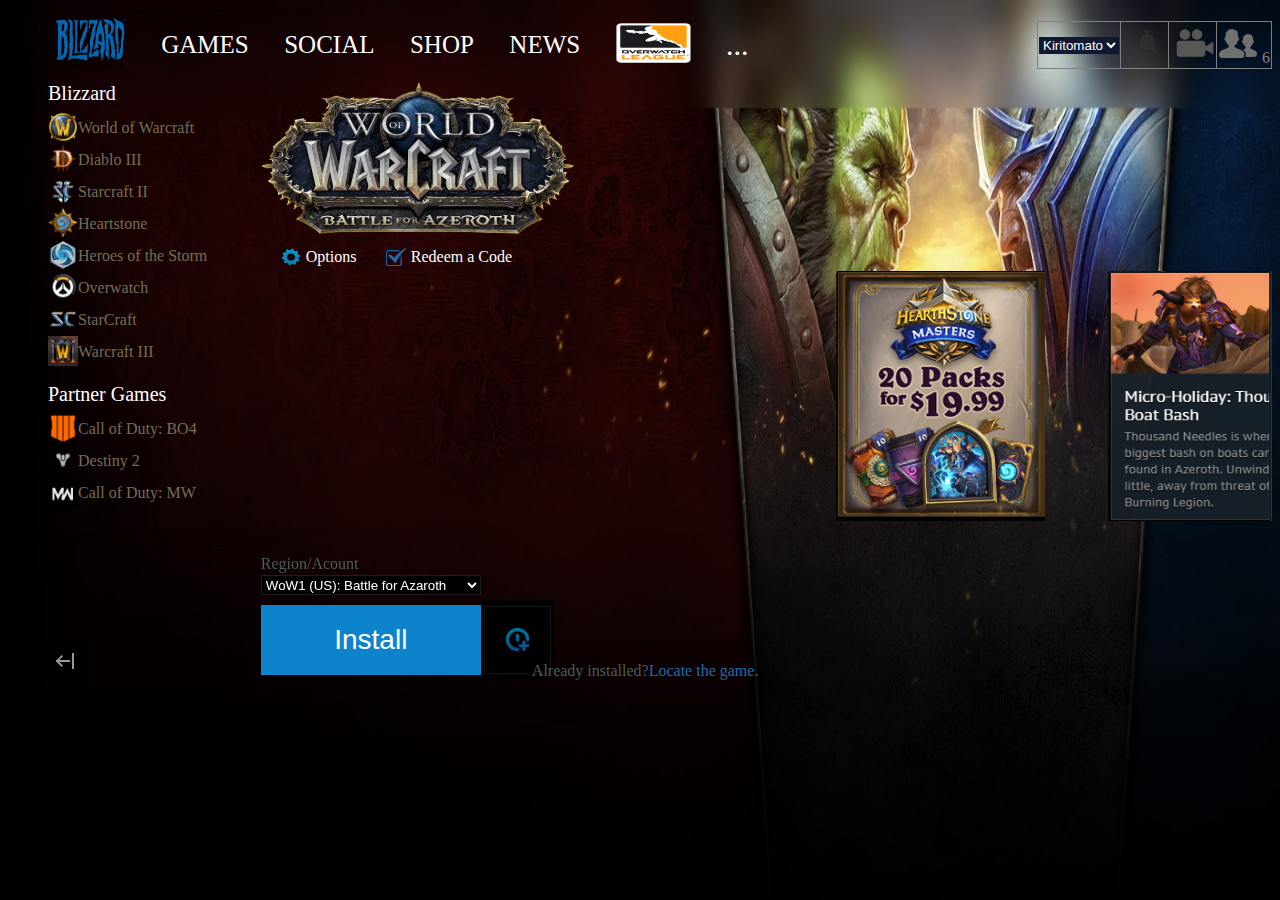
<file: index.html>
<!DOCTYPE HTML>

<html lang="en">
    
    <head>
        <meta charset="utf-8"/>
        <title>Battle.net</title>
        <link rel="stylesheet" href="style.css">
    </head>
    
    <body id="body3">
        <div class="grid3">
            <!-- header starts here -->
            <header class="header-left3">
                <a class="index" href="index.html"><img class="blizzard-logo3" src="images/blizzard-logo.png" alt="Blizzard Logo"/></a>
                <a class="games3" href="">Games</a>
                <a class="social3" href="">Social</a>
                <a class="shop3" href="shop.html">Shop</a>
                <a class="news3" href="news.html">News</a>
                <a href=""><img class="overwatch-header3" src="images/overwatch-logo.png" alt="Overwatch Logo"/></a>
                <a class="more3" href="settings.html"><span class="dot3">...</span></a>
            </header>
            <section class="header-right3">
                <table class="header-right-table3">
                    <tr>
                        <td>
                            <select class="profile3">
                                <option value="kiritomato">Kiritomato</option>
                                <option value="profile">Profile</option>
                                <option value="log-out">Log Out</option>
                            </select>
                        </td>
                        <td>
                            <img class="bell3" src="images/bell.png" alt="Bell icon"/>
                        </td>
                        <td>
                            <img class="camera3" src="images/camera.png"    alt="Camera icon"/>
                        </td>
                        <td>
                            <img class="friends3" src="images/friends.png" alt="Friends Icon"/>
                            <span class="friends-online3">6</span>
                        </td>
                    </tr>
                </table>
            </section>
            <!-- header ends here -->
            
            <!-- sidebar starts here -->
            <span class="blizzard-games3">Blizzard</span>
            <ul class="blizzard-list3">
                <li class="wow3">World of Warcraft</li>
                <li class="diablo3">Diablo III</li>
                <li class="starcraft3">Starcraft II</li>
                <li class="heartstone3">Heartstone</li>
                <li class="hots3">Heroes of the Storm</li>
                <li class="overwatch3">Overwatch</li>
                <li class="starcraftone3">StarCraft</li>
                <li class="warcraft3">Warcraft III</li>
            </ul>
            <span class="partner-games3">Partner Games</span>
            <ul class="partner-list3">
                <li class="cod3">Call of Duty: BO4</li>
                <li class="destiny3">Destiny 2</li>
                <li class="codmw3"> Call of Duty: MW</li>
            </ul>
            <!-- sidebar ends here -->
            
            <!-- logo and options starts here -->
            <img class="wowbfa3" src="images/wowbfa-logo.png" alt="World of Warcraft Battle for Azaroth logo"/>
            
            <img class="options-icon3" src="images/options-blue-icon.png" alt="Options icon"/>
            <a class="options3" href="#">Options</a>
            
            <img class="redeem-code3" src="images/redeem-code-icon.png" alt="Redeem a code icon"/>
            <a class="redeem3" href="#">Redeem a Code</a>
            <!-- logo and options ends here --> 
            
            <!-- content starts here -->
            <iframe class="safe-heaven3" src="https://www.youtube.com/embed/umAgdVTBae0"></iframe>
            <img class="heartstone-commercial3" src="images/hearstone-master-reclame.png" alt="Hearstone masters commercial image">
            <span class="align-right3"><img class="holiday3" src="images/holiday.png" alt="News about Micro-Holiday"/></span>
            <!-- content ends here -->
            
            <!-- region starts here -->
            <span class="region-acount3">Region/Acount</span>
            <select class="region-dropdown3">
                <option>WoW1 (US): Battle for Azaroth</option>
                <option>WoW2 (EU): Battle for Azaroth</option>
            </select>
            <!-- region ends here -->
            
            <!-- install starts here -->
            <button class="install-button3" type="button">Install</button>
            <img class="add-game3" src="images/add-game.png" alt="Add a game"/>
            <span class="already-installed3">Already installed? <a class="locate-game3"> Locate the game</a>.</span>
            <!-- install ends here -->
            
            <!-- arrow starts here -->
            <span class="arrow-align3"><img class="exit-arrow" src="images/exit-arrow.png" alt="Exit arrow"/></span>
        </div>
    
    </body>
</html>
</file>
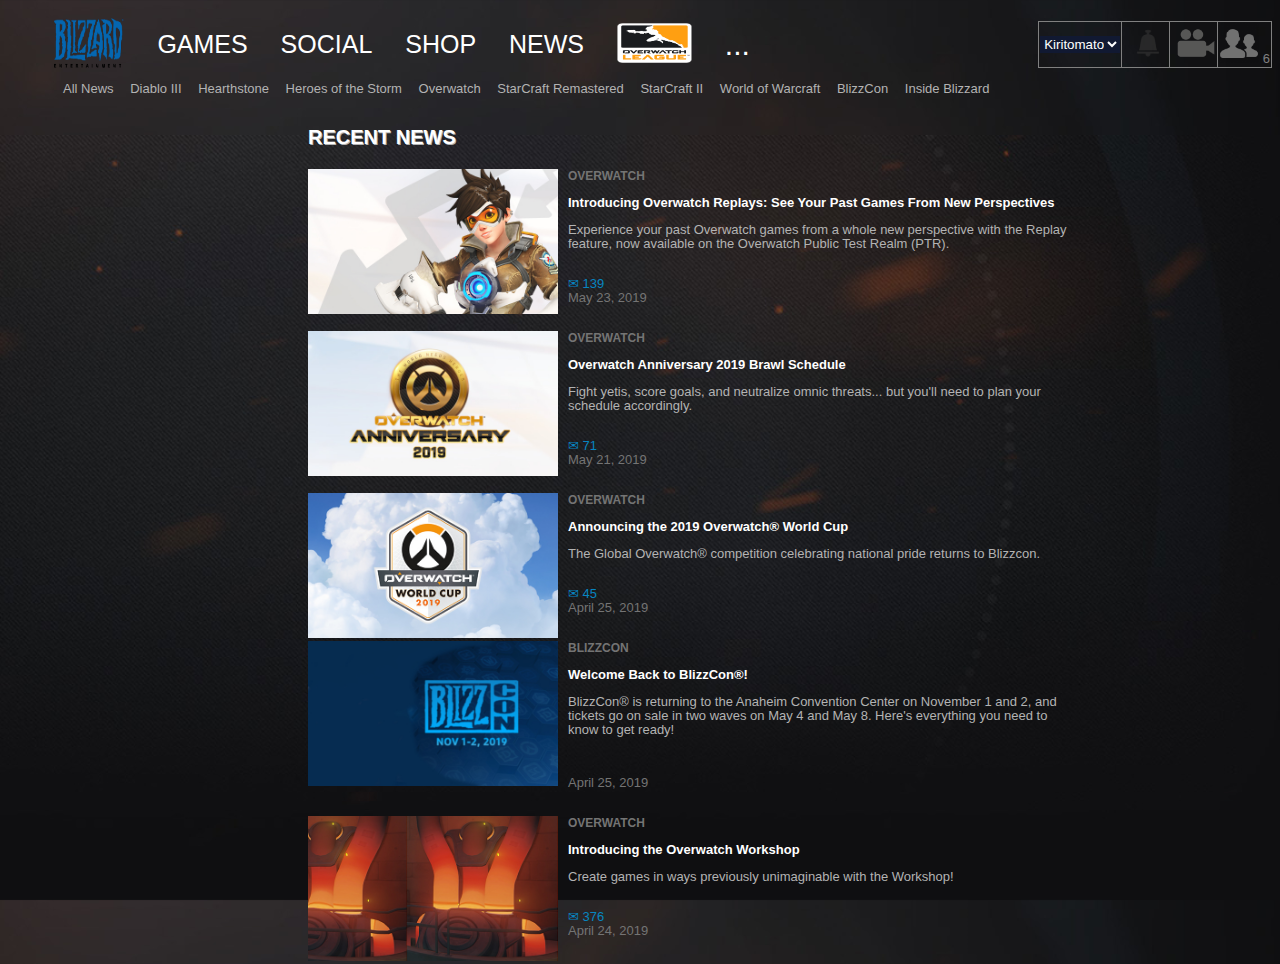
<file: news.html>
<!DOCTYPE html>
<html lang="en" dir="ltr">

<head>
  <link rel="stylesheet" href="style.css">
  <meta charset="utf-8">
</head>

<body id="body4">

  <!-- BANNER (Ben) -->
  <div class="grid3">
    <header class="header-left3">
                <a class="index" href="index.html"><img class="blizzard-logo3" src="images/blizzard-logo.png" alt="Blizzard Logo"/></a>
                <a class="games3" href="">Games</a>
                <a class="social3" href="">Social</a>
                <a class="shop3" href="shop.html">Shop</a>
                <a class="news3" href="news.html">News</a>
                <a href=""><img class="overwatch-header3" src="images/overwatch-logo.png" alt="Overwatch Logo"/></a>
                <a class="more3" href="settings.html"><span class="dot3">...</span></a>
            </header>
            <section class="header-right3">
                <table class="header-right-table3">
                    <tr>
                        <td>
                            <select class="profile3">
                                <option value="kiritomato">Kiritomato</option>
                                <option value="profile">Profile</option>
                                <option value="log-out">Log Out</option>
                            </select>
                        </td>
                        <td>
                            <img class="bell3" src="images/bell.png" alt="Bell icon"/>
                        </td>
                        <td>
                            <img class="camera3" src="images/camera.png"    alt="Camera icon"/>
                        </td>
                        <td>
                            <img class="friends3" src="images/friends.png" alt="Friends Icon"/>
                            <span class="friends-online3">6</span>
                        </td>
                    </tr>
                </table>
            </section>
  </div>

  <!-- LOWER BANNER (Jal) -->
  <div class="links4">
    <a class="bannernews4" href="https://news.blizzard.com/en-us" target="_blank">All News</a>
    <a class="bannerdiablo4" href="https://news.blizzard.com/en-us/diablo3" target="_blank">Diablo III</a>
    <a class="bannerhearthstone4" href="https://news.blizzard.com/en-us/hearthstone" target="_blank">Hearthstone</a>
    <a class="bannerheroesofthestorm4" href="https://news.blizzard.com/en-us/heroes-of-the-storm" target="_blank">Heroes of the Storm</a>
    <a class="banneroverwatch4" href="https://news.blizzard.com/en-us/overwatch" target="_blank">Overwatch</a>
    <a class="bannerstarcraft4" href="https://news.blizzard.com/en-us/starcraft" target="_blank">StarCraft Remastered</a>
    <a class="bannerstarcrafttwo4" href="https://news.blizzard.com/en-us/starcraft2" target="_blank">StarCraft II</a>
    <a class="bannerwow4" href="https://news.blizzard.com/en-us/world-of-warcraft" target="_blank">World of Warcraft</a>
    <a class="bannerblizzcon" href="https://news.blizzard.com/en-us/blizzcon" target="_blank">BlizzCon</a>
    <a class="bannerinsideblizzard" href="https://news.blizzard.com/en-us/blizzard" target="_blank">Inside Blizzard</a>
  </div>

  <!-- NEWS PAGE -->
  <p class="recentnews4">RECENT NEWS</p>

  <div class="newscontent4">

    <!-- NEWS 1 -->
    <img class="newsimg4" src="images/news-overwatch4.jpg">

    <div class="newsdescr4">
      <div class="subject4">OVERWATCH</div>
      <a class="newslink4" href="https://playoverwatch.com/en-us/news/23000187/introducing-overwatch-replays-see-your-past-games-from-new-perspectives" target="_blank">
        <p class="title4">Introducing Overwatch Replays: See Your Past Games From
          New Perspectives</p>
        <p class="summary4">Experience your past Overwatch games from a whole new
          perspective with the Replay feature, now available on the Overwatch Public
          Test Realm (PTR).</p>
      </a>

      <a class="newslink4" href="https://playoverwatch.com/en-us/news/23000187#comments" target="_blank">
        <p class="comdate4">
          <div class="comments4">&#9993; 139</div>
      </a>
      <div class="date4">May 23, 2019</div>
      </p>
    </div>

    <!-- NEWS 2 -->
    <img class="newsimg4" src="images/news-overwatchtwo4.jpg">

    <div class="newsdescr4">
      <div class="subject4">OVERWATCH</div>
      <a class="newslink4" href="https://playoverwatch.com/en-us/news/23000186/overwatch-anniversary-2019-brawl-schedule" target="_blank">
        <p class="title4">Overwatch Anniversary 2019 Brawl Schedule</p>
        <p class="summary4">Fight yetis, score goals, and neutralize omnic threats...
          but you'll need to plan your schedule accordingly.</p>
      </a>

      <a class="newslink4" href="https://playoverwatch.com/en-us/news/23000186#comments" target="_blank">
        <p class="comedate4">
          <div class="comments4">&#9993; 71</div>
      </a>
      <div class="date4">May 21, 2019</div>
      </p>
    </div>

    <!-- NEWS 3 -->
      <img class="newsimg4" src="images/news-overwatchthree4.jpg">

      <div class="newsdescr4">
        <div class="subject4">OVERWATCH</div>
        <a class="newslink4" href="https://playoverwatch.com/en-us/news/22944574/announcing-the-2019-overwatch-world-cup" target="_blank">
        <p class="title4">Announcing the 2019 Overwatch&reg; World Cup</p>
        <p class="summary4">The Global Overwatch&reg; competition celebrating national
          pride returns to Blizzcon.</p>
    </a>
    <a class="newslink4" href="https://playoverwatch.com/en-us/news/22944574#comments" target="_blank">
      <p class="comdate4">
      <div class="comments4">&#9993; 45</div>
    </a>
    <div class="date4">April 25, 2019</div></p>
  </div>

  <!-- NEWS 4 -->
    <img class="newsimg4" src="images/news-blizzcon4.jpg">

    <div class="newsdescr4">
      <div class="subject4">BLIZZCON</div>
      <a class="newslink4" href="https://blizzcon.com/en-gb/news/22955736/welcome-back-to-blizzcon%C2%AE-4-25-2019" target="_blank">
      <p class="title4">Welcome Back to BlizzCon&reg;!</p>
      <p class="summary4">BlizzCon&reg; is returning to the Anaheim Convention
        Center on November 1 and 2, and tickets go on sale in two waves on May
        4 and May 8. Here's everything you need to know to get ready!</p>
  </a>
  <p class="comdate4">
  <div class="date4">April 25, 2019</div></p>
</div>

  <!-- NEWS 5 -->
    <img class="newsimg4" src="images/news-overwatchfour4.jpg">

    <div class="newsdescr4">
      <div class="subject4">OVERWATCH</div>
        <a class="newslink4" href="https://playoverwatch.com/en-us/news/22938941/introducing-the-overwatch-workshop" target="_blank">
      <p class="title4">Introducing the Overwatch Workshop</p>
      <p class="summary4">Create games in ways previously unimaginable with the
        Workshop!</p>
  </a>
  <a class="newslink4" href="https://playoverwatch.com/en-us/news/22938941#comments" target="_blank">
    <p class="comdate4">
    <div class="comments4">&#9993; 376</div>
  </a>
  <div class="date4">April 24, 2019</div></p>
  </div>

  </div>

</body>

</html>
</file>
<file: style.css>
@import url("https://netdna.bootstrapcdn.com/font-awesome/4.1.0/css/font-awesome.min.css");

html {
    margin: 0;
    padding: 0;
    width: 100%;
    height: 100%;
}
/*************************************/
/*************************************/
/*************************************/
/*************************************/
/*************************************/
/* INDEX PAGE START */
#body3{
    background-image: url(images/background.jpg);
    background-size: 120% 120%;
    background-repeat: no-repeat;
}

.grid3{
    display: grid;
    grid-template-columns: 1fr 2fr 2fr;
    grid-template-rows: auto;
    grid-template-areas: 
        "header header header-right"
        "sidebar1 logo ."
        "sidebar1 options ."
        "sidebar1 video commercial"
        "sidebar2 video commercial"
        ". region ."
        "arrow install .";
}

/* header starts here */
.header-left3 {
    grid-column: 1/3;
    display: flex;
    flex-direction: row;
    justify-content: space-around;
    align-items: center;
}

.header-left3 .blizzard-logo3 {
    width: 70px;
    height: 70px;
    margin-left: 30px;
}

.games3, .social3, .shop3, .news3, .more3 {
    color: white;
    text-transform: uppercase;
    text-decoration: none;
    font-size: 25px;
}

.more3{
    font-size: 30px;
}

.games3:hover, .social3:hover, .shop3:hover, .news3:hover{
    text-shadow: 2px 2px 2px #fff;
}

.header-left3 .overwatch-header3 {
    width: 75px;
    height: 40px;
}

/* header right starts here */
.header-right3 {
    display: flex;
    flex-direction: row;
    justify-content: flex-end;
    align-items: center;
}

.bell3 {
    width: 40px;
    height: 40px;
    padding-left: 5px;
}

.camera3 {
    width: 40px;
    height: 40px;
    padding-left: 5px;
}

.friends3 {
    width: 40px;
    height: 40px;
}

.friends-online3 {
    color: grey;
}

.header-right-table3 {
    border-collapse: collapse;
}
.header-right-table3 td {
    border: 1px solid grey;
}

.profile3 {
    background-color: #111932;
    border: 0px;
    color: #fff;
}

/* sidebar starts here */

.blizzard-games3, .blizzard-list3 {
    grid-area: sidebar1;
    margin-bottom: 15px;
}

.partner-games3, .partner-list3 {
    grid-area: sidebar2;
    
}

.blizzard-games3, .partner-games3 {
    color: #fff;
    font-size: 20px;
    margin-left: 30px;
    padding-left: 10px;
}

.blizzard-list3, .partner-list3 {
    color: #746d56;
    margin-top: 30px;
    line-height: 2;
}

li {
    list-style: none;
}

/* logo starts here */
.wow3 {
    background-image: url(images/wow-logo.png);
    background-size: 30px 30px;
    background-repeat: no-repeat;
    padding-left: 30px;
}

.wow3:hover, .diablo3:hover, .starcraft3:hover, .heartstone3:hover, .hots3:hover, .overwatch3:hover, .starcraftone3:hover, .warcraft3:hover, .cod3:hover, .destiny3:hover, .codmw3:hover {
    color: #fff;
    background-color: #38191d;

}

.diablo3 {
    background-image: url(images/diablo3.png);
    background-size: 30px 30px;
    background-repeat: no-repeat;
    padding-left: 30px;
}

.starcraft3 {
    background-image: url(images/starcraft2.png);
    background-size: 30px 30px;
    background-repeat: no-repeat;
    padding-left: 30px;
}

.heartstone3 {
    background-image: url(images/hearstone-logo.png);
    background-size: 30px 30px;
    background-repeat: no-repeat;
    padding-left: 30px;
}

.hots3 {
    background-image: url(images/hots-logo.png);
    background-size: 30px 30px;
    background-repeat: no-repeat;
    padding-left: 30px;
}

.overwatch3 {
    background-image: url(images/overwatch-logo-list.png);
    background-size: 30px 30px;
    background-repeat: no-repeat;
    padding-left: 30px;
}

.starcraftone3 {
    background-image: url(images/starcraft-logo.png);
    background-size: 30px 30px;
    background-repeat: no-repeat;
    padding-left: 30px;
}

.warcraft3 {
    background-image: url(images/warcraft3-logo.png);
    background-size: 30px 30px;
    background-repeat: no-repeat;
    padding-left: 30px;
}

.cod3 {
    background-image: url(images/codbo4-logo.png);
    background-size: 30px 30px;
    background-repeat: no-repeat;
    padding-left: 30px;
}

.destiny3 {
    background-image: url(images/destiny2-logo.png);
    background-size: 30px 30px;
    background-repeat: no-repeat;
    padding-left: 30px;
}

.codmw3 {
    background-image: url(images/modern-warfare-logo.png);
    background-size: 30px 30px;
    background-repeat: no-repeat;
    padding-left: 30px;
}


/* logo and options start here */
.wowbfa3 {
    grid-area: logo;
    width: 313px;
    height: 152px;
}

.redeem3, .options-icon3, .options3, .redeem-code3 {
    margin-top: 10px;
}

.options-icon3{
    grid-area: options;
    width: 20px;
    height: 18px;
    padding-left: 20px;
}

.options3 {
    grid-area: options;
    color: #fff;
    font-size: 16px;
    padding-left: 45px;
    text-decoration: none;
}

.redeem-code3 {
    display: flex;
    grid-area: options;
    width: 20px;
    height: 18px;
    padding-left: 125px;
}

.redeem3{
    grid-area: options;
    color: #fff;
    font-size: 16px;
    padding-left: 150px;
    text-decoration: none;
}

/* content starts here */

.safe-heaven3 {
    grid-area: video;
    width: 500px;
    height: 250px;
    border: 0px;
}

.heartstone-commercial3 {
    grid-area: commercial;
    height: 250px;
    padding-left: 70px;
}

.holiday3 {
    grid-area: commercial;
    height: 250px;
}

.align-right3 {
    grid-area: commercial;
    display: flex;
    justify-content: flex-end;
}

/* region starts here */

.region-acount3 {
    grid-area: region;
    color: #4c5c5b;
    margin-top: 30px;
}

.region-dropdown3 {
    grid-area: region;
    width: 220px;
    height: 20px;
    margin-top: 50px;
    background-color: #000;
    color: #fff;
    border-color: #1e1e1e;
}

/* install starts here */

.install-button3 {
    grid-area: install;
    background-color: #0d83cc;
    width: 220px;
    height: 70px;
    border: 0px;
    margin-top: 10px;
    color: #fff;
    font-size: 28px;
}

.add-game3 {
    grid-area: install;
    height: 80px;
    margin-left: 220px;
    margin-top: 5px;
}

.already-installed3 {
    display: flex;
    justify-content: flex-end;
    align-items: flex-end;
    grid-area: install;
    color: #4c5c5b;
    margin-right: 8px;
}

.locate-game3 {
    color: #206ca9;
}

/* arrow starts here */
.exit-arrow{
    padding-left: 35px;
}

.arrow-align3 {
    grid-area: arrow;
    display: flex;
    align-items: flex-end;
}
/*************************************/
/*************************************/
/*************************************/
/*************************************/
/*************************************/
/* INDEX PAGE END */

/*************************************/
/*************************************/
/*************************************/
/*************************************/
/*************************************/
/* SETTINGS PAGE START */
/* ICONS */

i {
  font-family: fontawesome !important;
}

#sbicon1 {
  color: #00aedd;
  font-style: normal;
  margin-right: 5px;
}

#contenticon1 {
  color: #00aedd;
  font-style: normal;
  margin-left: 5px;
}

#bodysettings1 {
  display: grid;
  grid-template-columns: 0.8fr 2fr 1fr 0.3fr 0.1fr;
  grid-template-rows: 0.2fr 2.2fr 0.3fr;
  grid-template-areas: "header header header header header"
    "sidebar content content content scroll"
    "sidebar footer footer footer footer";
  height: 100vh;
  width: 98vw;
  font-family: Arial, Helvetica, sans-serif;
  font-weight: bold;
  font-size: 14px;
  background-color: #171b23;
}

#header1 {
  background-color: #242d3f;
  grid-area: header;
}

#sidebar1 {
  background-color: #12161c;
  grid-area: sidebar;
}

#content1 {
  background-color: #171b23;
  grid-area: content;
}

#scroll1 {
  background-color: #171b23;
  grid-area: scroll;
}

#footer1 {
  background-color: #243040;
  grid-area: footer;
  height: 80px;
}

/* HEADER */
.x1 {
  color: #5d6065;
  display: flex;
  justify-content: flex-end;
  margin-right: 10px;
}

.header1 {
  color: #ffffff;
  margin-left: 25px;
  margin-top: 10px;
  margin-bottom: 20px;
  font-size: 24px;
  font-weight: lighter;
}

/* HEADERBAR */
.align1 {
  display: flex;
  justify-content: center;
  align-items: center;
}

/* SIDEBAR */
.sidebar1 {
  color: #b3b3b3;
  font-size: 12px;
  line-height: 30px;
  margin-left: 20px;
  margin-right: 10px;
}

.sbfooter1 {
  margin-top: 140px;
  margin-left: 0px;
  font-weight: lighter;
}

/* LINKS */
.sttngslnk1, .xx1 {
  text-decoration: none;
  color: #b3b3b3;
}

.sttngslnk1:hover {
  color: #ffffff;
}

/* CONTENT BOX */
.content1 {
  color: #b3b3b3;
  font-size: 12px;
  margin-left: 20px;
}

.ctitle1 {
  color: #ffffff;
  font-size: 20px;
  font-weight: lighter;
}

.ccontentone1 {
  margin-left: 30px;
}

.ccontenttwo1 {
  margin-left: 55px;
  color: #5d6065;
}

.ccontentthree1 {
  margin-left: 30px;
}

.ccontentfour1 {
  margin-left: 30px;
}

.ccontentfive1 {
  margin-left: 55px;
}

.clowres1 {
  color: #5d6065;
}

.clowresb1 {
  margin-left: 50px;
}

/* FOOTER */
.footer1 {
  color: #b3b3b3;
  display: flex;
  flex-direction: row;
  justify-content: space-between;
}

/* BUTTONS */
.cbutton1 {
  background-color: #1b2430;
  color: #00aedd;
  border-color: #b3b3b3;
  border-radius: 5px;
  padding-left: 20px;
  padding-right: 20px;
  padding-top: 10px;
  padding-bottom: 10px;
}

.clowresb1 {
  color: #5d6065;
  margin-left: 20px;
}

/* FOOTER BUTTONS */
.fbutton1 {
  background-color: #1b2430;
  color: #00aedd;
  border-color: #b3b3b3;
  border-radius: 5px;
  padding: 10px;
  margin-top: 20px;
  margin-left: 20px;
}

.fbuttontwo1 {
  background-color: #0785c0;
  color: #ffffff;
  border: 1;
  border-color: #0785c0;
  border-radius: 5px;
  padding: 10px;
  width: 100px;
  margin-top: 12px;
  margin-right: 20px;
}

/* DROPDOWNS */
.slct1 {
  background-color: #0e1015;
  color: #b3b3b3;
  padding-top: 5px;
  padding-bottom: 5px;
  padding-left: 5px;
  padding-right: 120px;
  border-radius: 3px;
}

.slcttwo1 {
  background-color: #0e1015;
  color: #b3b3b3;
  padding-top: 5px;
  padding-bottom: 5px;
  padding-left: 5px;
  padding-right: 250px;
  border-radius: 3px;
}

.slctthree1 {
  background-color: #0e1015;
  color: #b3b3b3;
  padding-top: 5px;
  padding-bottom: 5px;
  padding-left: 5px;
  padding-right: 239px;
  border-radius: 3px;
}

/* CHECKBOXES */
input[type=checkbox] {
  visibility: hidden;
}

/* CHECKBOX 1 */
.checkbox1 {
  width: 10px;
  margin: 10px 1px;
  position: absolute;
}

.checkbox1 label {
  cursor: pointer;
  position: absolute;
  width: 18px;
  height: 18px;
  top: 0;
  left: 0;
  background: #0e1015;
  border: 1px solid #5d6065;
  border-radius: 3px;
}

.checkbox1 label:after {
  opacity: 0;
  content: '';
  position: absolute;
  width: 9px;
  height: 5px;
  background: solid;
  top: 3px;
  left: 3px;
  border: 3px solid #333;
  border-top: none;
  border-right: none;
  transform: rotate(-45deg);
}

.checkbox1 label:hover::after {
  opacity: 0.5;
}

.checkbox1 input[type=checkbox]:checked+label:after {
  opacity: 5;
}

/* CHECKBOX 2 */
.checkboxtwo1 {
  width: 10px;
  margin: 0px 25px;
  position: absolute;
}

.checkboxtwo1 label {
  position: absolute;
  width: 18px;
  height: 18px;
  top: 0;
  left: 0;
  background: #171b23;
  border: 1px solid #5d6065;
  border-radius: 3px;
}

.checkboxtwo1 label:hover::after {
  opacity: 0.5;
}

.checkboxtwo1 input[type=checkbox]:checked+label:after {
  opacity: 5;
}

/*CHECKBOX 3 */
.checkboxthree1 {
  width: 10px;
  margin-top: 0px;
  position: absolute;
}

.checkboxthree1 label {
  cursor: pointer;
  position: absolute;
  width: 18px;
  height: 18px;
  top: 0;
  left: 0;
  background: #0e1015;
  border: 1px solid #5d6065;
  border-radius: 3px;
}

.checkboxthree1 label:after {
  opacity: 0;
  content: '';
  position: absolute;
  width: 9px;
  height: 5px;
  background: solid;
  top: 3px;
  left: 3px;
  border: 3px solid #333;
  border-top: none;
  border-right: none;
  transform: rotate(-45deg);
}

.checkboxthree1 label:hover::after {
  opacity: 0.5;
}

.checkboxthree1 input[type=checkbox]:checked+label:after {
  opacity: 5;
}

/* CHECKBOX 4 */
.checkboxfour1 {
  width: 10px;
  margin: 0px 1px;
  position: absolute;
}

.checkboxfour1 label {
  cursor: pointer;
  position: absolute;
  width: 18px;
  height: 18px;
  top: 0;
  left: 0;
  background: #0e1015;
  border: 1px solid #5d6065;
  border-radius: 3px;
}

.checkboxfour1 label:after {
  opacity: 0;
  content: '';
  position: absolute;
  width: 9px;
  height: 5px;
  background: solid;
  top: 3px;
  left: 3px;
  border: 3px solid #333;
  border-top: none;
  border-right: none;
  transform: rotate(-45deg);
}

.checkboxfour1 label:hover::after {
  opacity: 0.5;
}

.checkboxfour1 input[type=checkbox]:checked+label:after {
  opacity: 5;
}

/* CHECKBOX 5 */
.checkboxfive1 {
  width: 10px;
  margin: 0px 25px;
  position: absolute;
}

.checkboxfive1 label {
  cursor: pointer;
  position: absolute;
  width: 18px;
  height: 18px;
  top: 0;
  left: 0;
  background: #0e1015;
  border: 1px solid #5d6065;
  border-radius: 3px;
}

.checkboxfive1 label:after {
  opacity: 0;
  content: '';
  position: absolute;
  width: 9px;
  height: 5px;
  background: solid;
  top: 3px;
  left: 3px;
  border: 3px solid #333;
  border-top: none;
  border-right: none;
  transform: rotate(-45deg);
}

.checkboxfive1 label:hover::after {
  opacity: 0.5;
}

.checkboxfive1 input[type=checkbox]:checked+label:after {
  opacity: 5;
}

/* SCROLLBAR */
::-webkit-scrollbar {
  width: 10px;
}

::-webkit-scrollbar-track {
  background: #f1f1f1;
}

::-webkit-scrollbar-thumb {
  background: #888;
}

::-webkit-scrollbar-thumb:hover {
  background: #555;

}
  /* SETTINGS PAGE END */
  /*************************************/
  /*************************************/
  /*************************************/
  /*************************************/
  /*************************************/
    
  /* NEWS PAGE START */
#body4 {
  background-image: url(images/newsbg4.jpg);
  background-size: cover;
  background-repeat: repeat;
  font-family: Arial, Helvetica, sans-serif;
  font-weight: bold;
  font-size: 13px;
  font-weight: lighter;
}

/* 2ND BANNER */
.links4>* {
  text-decoration: none;
  color: #b3b3b3;
  margin-top: 0px;
  margin-left: 13px;
}

.links4>*:hover {
  text-shadow: 1px 1px #fff;
}

.bannernews4 {
  margin-left: 55px;
}

/* NEWS */
.recentnews4 {
  margin-top: 30px;
  margin-left: 300px;
  font-size: 20px;
  color: #fff;
  font-weight: 800;
  text-shadow: 1px 1px #b3b3b3;
}

.newscontent4 {
  display: flex;
  justify-content: flex-start;
  flex-direction: row;
  flex-wrap: wrap;
}

.newslink4 {
  text-decoration: none;
  color: #b3b3b3;
}

.newsimg4 {
  height: auto;
  margin-left: 300px;
  max-width: 250px;
  padding-top:
  padding-bottom: 10px;
  padding-right: 10px;
  display: flex;
  align-self: flex-start;
  justify-content: center;
}

.newsdescr4 {
  height: 40%;
  width: 40%;
  line-height: 14px;
  display: flex;
  flex-direction: column;
  flex-wrap: wrap;
  justify-content: flex-end;
  align-content: flex-start;
}

.subject4 {
  color: #747474;
  font-size: 12px;
  font-weight: 800;
}

.title4 {
  color: #ffffff;
  font-weight: 800;
}

.summary4 {
  color: #b3b3b3;
}

.comments4 {
  color: #0785c0;
}

.date4 {
  color: #747474;
}


/* NEWS PAGE END */
/**************/
/**************/
/**************/
/**************/
/**************/
/**************/
</file>
